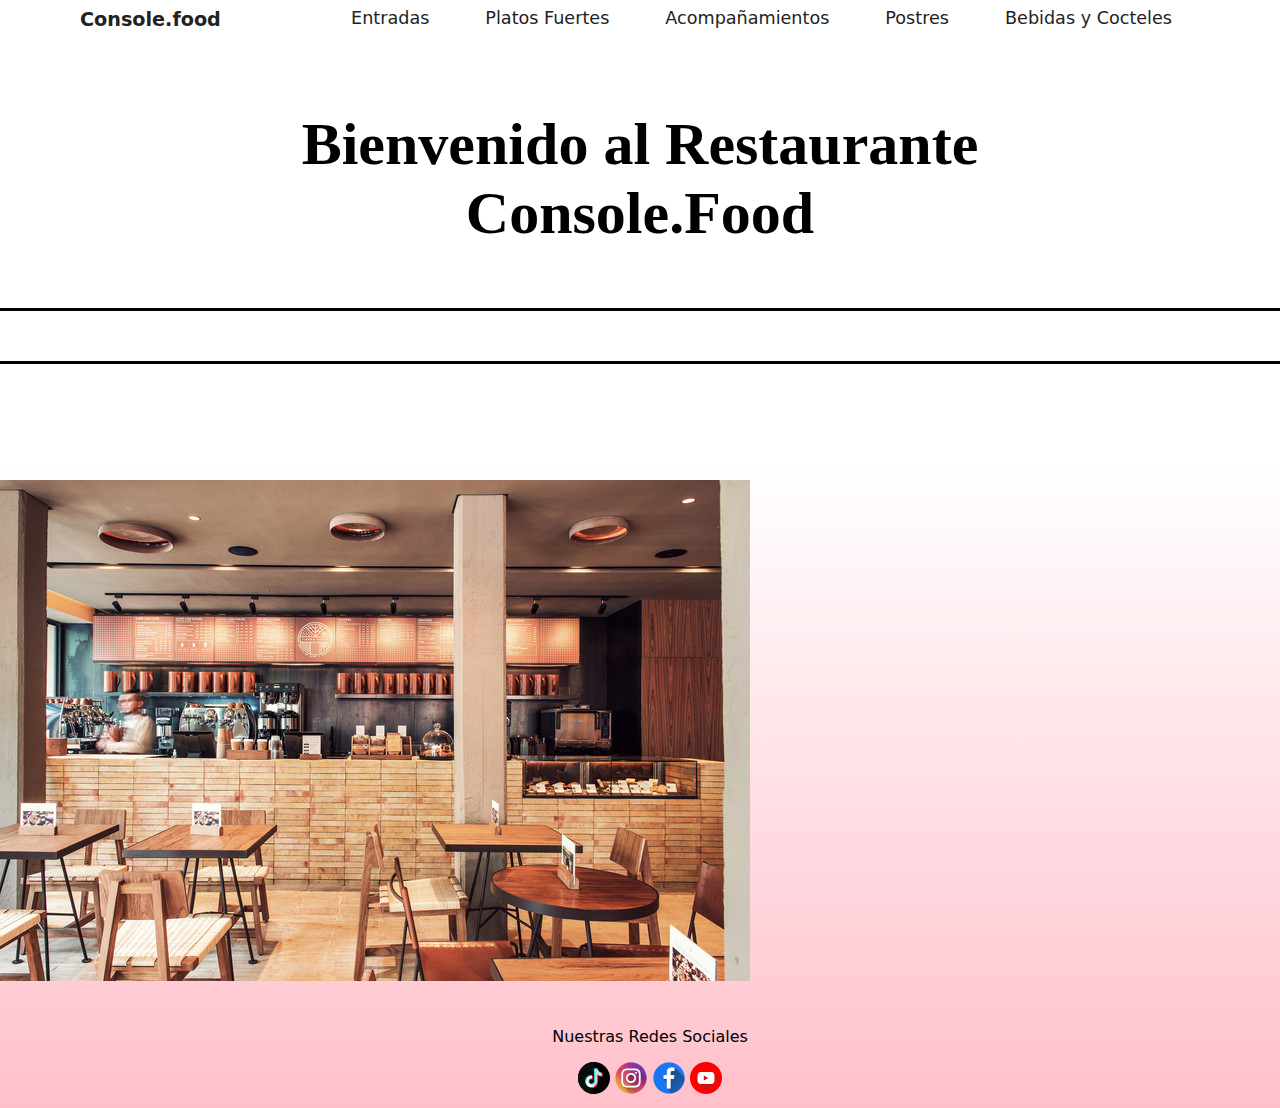
<file: index.html>
<!DOCTYPE html>
<html lang>
    <head>
        <meta charset="utf-8">
        <meta http-equiv="X-UA-Compatible" content="IE=edge">
        <title>Proyecto cv</title>
        <meta name="description" content="">
        <meta name="viewport" content="width=device-width, initial-scale=1">
        <link
            href="https://cdn.jsdelivr.net/npm/bootstrap@5.0.2/dist/css/bootstrap.min.css"
            rel="stylesheet" integrity="sha384-EVSTQN3/azprG1Anm3QDgpJLIm9Nao0Yz1ztcQTwFspd3yD65VohhpuuCOmLASjC"
            crossorigin="anonymous">
        <link rel="stylesheet" href="styles.css">
    </head>

<body>
    <header class="main-header">
        <div class="header-wrap">
            <div class="wrap-logo-header">
                <a href="/" class="logo-header">
                    Console.food
                </a>
            </div>
            <div class="wrap-nav-header">
                <nav class="nav-header">
                    <input type="checkbox" id="check">
                    <label for="check" class="checkbtn">
                        <i class="toggle-menu">
                            <img src="img/menu-tres-barras-delineadas.png" alt="" />
                        </i>
                    </label>
                    <ul class="main-menu">
                <li class="menu-item"><a href="/Entradas.html">Entradas</a></li>
                <li class="menu-item"><a href="/Platos_Fuertes.html">Platos Fuertes</a></li>
                <li class="menu-item"><a href="/Acompañamientos.html">Acompañamientos</a></li>
                <li class="menu-item"><a href="/Postres.html">Postres</a></li>
                <li class="menu-item"><a href="/Bebidas_y_Cocteles.html">Bebidas y Cocteles</a></li>
                </ul>
                </nav>
            </div>
        </div>
    </header>
    <div class="separador"></div>
    <h1 class="Bienvenida">Bienvenido al Restaurante <br> Console.Food</h1>
    <div class="lineblack"></div>
    <div class="separador"></div>
    <div class="lineblack"></div>
    <div class="separador"></div>

    <div class="gradient-pink">
        <div class="slider-box">
            <ul>
                <li><img src="img/interior.jpg" alt=""></li>
                <li><img src="img/interior2.jpg" alt=""></li>
                <li><img src="img/interior3.jpg" alt=""></li>
                <li><img src="img/interior4.jpg" alt=""></li>
                <li><img src="img/interior5.jpg" alt=""></li>

            </ul>
        </div>

        <footer>
            <div id="pata" class="footer-content" style= "width:100%; color: #000; text-align: center; padding: 10px;">
                <p style="">Nuestras Redes Sociales</p>
                <div class="footer-links">
                    <a href="https://www.tiktok.com/">
                        <img src="img/tik-tok.png" alt="Tiktok">
                    </a>
                    <a href="https://www.instagram.com/">
                        <img src="img/instagram.png" alt="Instagram">
                    </a>
                    <a href="https://www.facebook.com/">
                        <img src="img/facebook.png" alt="Facebook">
                    </a>
                    <a href="https://www.youtube.com/">
                        <img src="img/youtube.png" alt="Youtube">
                    </a>
                </div>
            </div>
        </footer>
    </div>
</body>

</html>
</file>
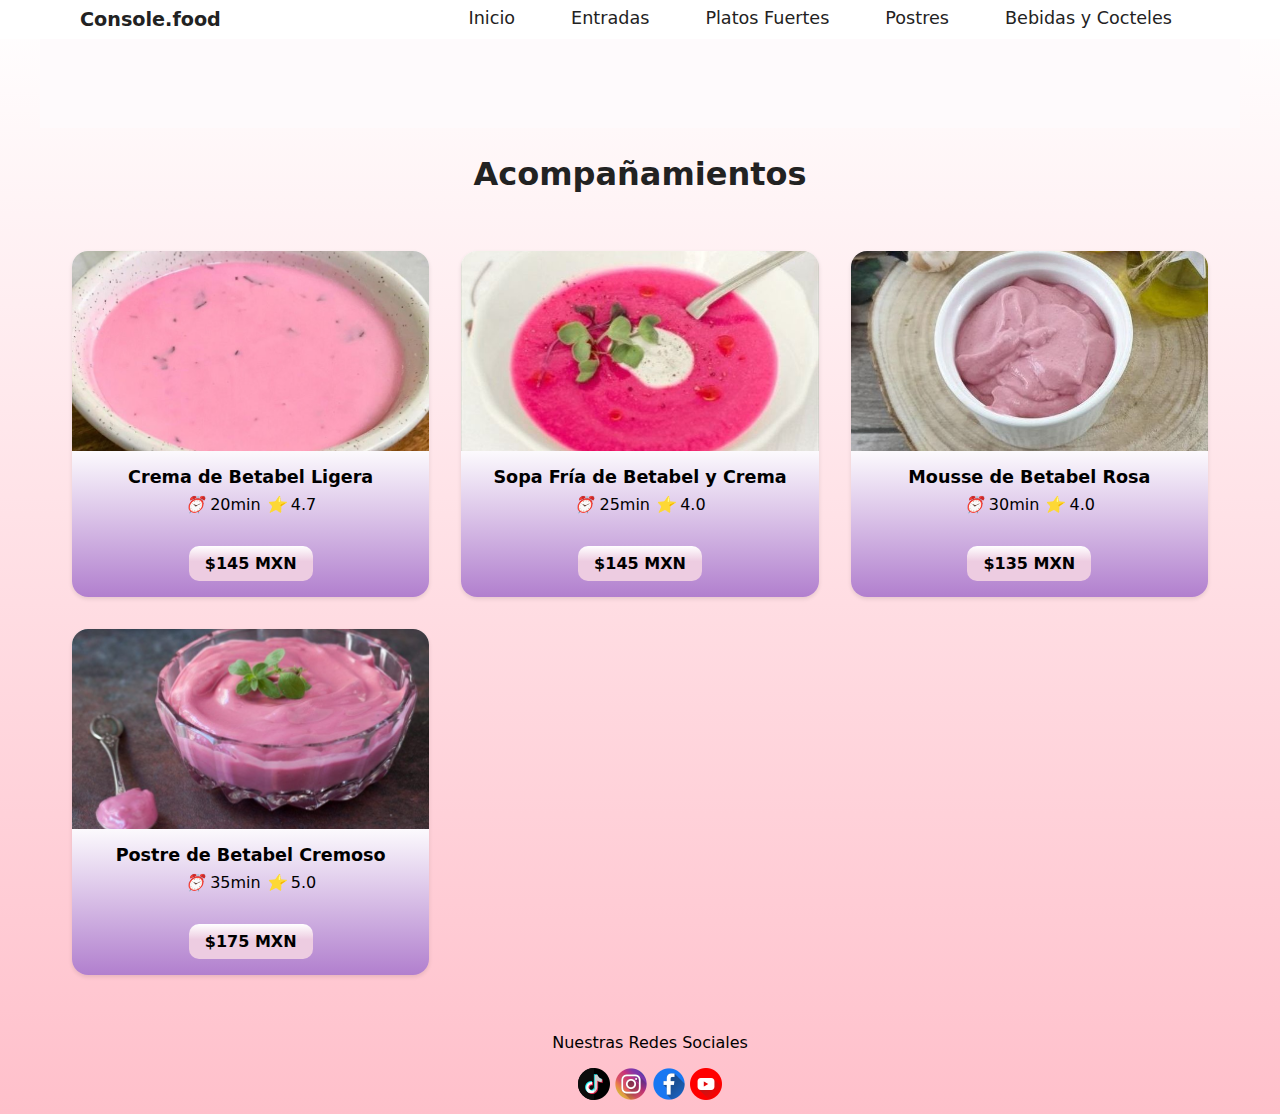
<file: Acompañamientos.html>
<!DOCTYPE html>

<html lang="es">
    <head>
        <meta charset="utf-8">
        <meta http-equiv="X-UA-Compatible" content="IE=edge">
        <title>Console.food</title>
        <meta name="description" content="">
        <meta name="viewport" content="width=device-width, initial-scale=1">
        <link rel="stylesheet" href="styles.css">
    </head>
    <body>
        
    <header class="main-header">
        <div class="header-wrap">
            <div class="wrap-logo-header">
                <a href="/" class="logo-header">
                Console.food
                </a>
            </div>
        <div class="wrap-nav-header">
            <nav class="nav-header">
                <input type="checkbox" id="check">
                <label for="check" class="checkbtn">
                <i class="toggle-menu">
                <img src="img/menu-tres-barras-delineadas.png" alt="" />
                </i>
                </label>
                <ul class="main-menu">
            <li class="menu-item"><a href="/">Inicio</a></li>
            <li class="menu-item"><a href="/Entradas.html">Entradas</a></li>
            <li class="menu-item"><a href="/Platos_Fuertcontactes.html">Platos Fuertes</a></li>
            <li class="menu-item"><a href="/Postres.html">Postres</a></li>
            <li class="menu-item"><a href="/Bebidas_y_Cocteles.html">Bebidas y Cocteles</a></li>
            </ul>
            </nav>
        </div>
        </div>
    </header>
        <div class="lineblack"></div>
        <div class="gradient-pink">
        <section class="wrap">
            <div class="separadorGigante"></div>
            <div class="wrap-title-section">
                <h2>Acompañamientos</h2>
            </div>
            <div class="cards-container">
                <div class="plato-carta">
                    <div class="img-plato-carta">
                        <img src="Acompañamientos/acompañamiento1.jpg" alt="">
                    </div>
                    <div class="title-plato-carta">
                        <h4>Crema de Betabel Ligera</h4>
                        <div class="meta-info">
                            <span class="time">
                                <i class="clock-icon">⏰</i>
                                20min
                            </span>
                            <span class="rating">
                                <i class="star-icon">⭐</i>
                                4.7
                            </span>
                        </div>
                    </div>
                    <div class="precio-plato-carta">
                        <span>$145 MXN</span>
                    </div>
                </div>
                <div class="plato-carta">
                    <div class="img-plato-carta">
                        <img src="Acompañamientos/acompañamiento2.jpg" alt="">
                    </div>
                    <div class="title-plato-carta">
                        <h4>Sopa Fría de Betabel y Crema</h4>
                        <div class="meta-info">
                            <span class="time">
                                <i class="clock-icon">⏰</i>
                                25min
                            </span>
                            <span class="rating">
                                <i class="star-icon">⭐</i>
                                4.0
                            </span>
                        </div>
                    </div>
                    <div class="precio-plato-carta">
                        <span>$145 MXN</span>
                    </div>
                </div>
                <div class="plato-carta">
                    <div class="img-plato-carta">
                        <img src="Acompañamientos/acompañamiento4.jpg" alt="">
                    </div>
                    <div class="title-plato-carta">
                        <h4>Mousse de Betabel Rosa</h4>
                        <div class="meta-info">
                            <span class="time">
                                <i class="clock-icon">⏰</i>
                                30min
                            </span>
                            <span class="rating">
                                <i class="star-icon">⭐</i>
                                4.0
                            </span>
                        </div>
                    </div>
                    <div class="precio-plato-carta">
                        <span>$135 MXN</span>
                    </div>
                </div>
                <div class="plato-carta">
                    <div class="img-plato-carta">
                        <img src="Acompañamientos/acompañamiento3.jpg" alt="">
                    </div>
                    <div class="title-plato-carta">
                        <h4>Postre de Betabel Cremoso</h4>
                        <div class="meta-info">
                            <span class="time">
                                <i class="clock-icon">⏰</i>
                                35min
                            </span>
                            <span class="rating">
                                <i class="star-icon">⭐</i>
                                5.0
                            </span>
                        </div>
                    </div>
                    <div class="precio-plato-carta">
                        <span>$175 MXN</span>
                    </div>
                </div>
            </div>
        </section>
        <footer>
            <div id="pata" class="footer-content"  style="width: 100%; color: #000; text-align: center; padding: 10px;">
                <p style="">Nuestras Redes Sociales</p>
                <div class="footer-links">
                    <a href="https://www.tiktok.com/">
                        <img src="img/tik-tok.png" alt="Tiktok">
                    </a>
                    <a href="https://www.instagram.com/">
                        <img src="img/instagram.png" alt="Instagram">
                    </a>
                    <a href="https://www.facebook.com/">
                        <img src="img/facebook.png" alt="Facebook">
                    </a>
                    <a href="https://www.youtube.com/">
                        <img src="img/youtube.png" alt="Youtube">
                    </a>
                </div>
            </div>
        </footer>
    </div>
    </body>
</html>
</file>
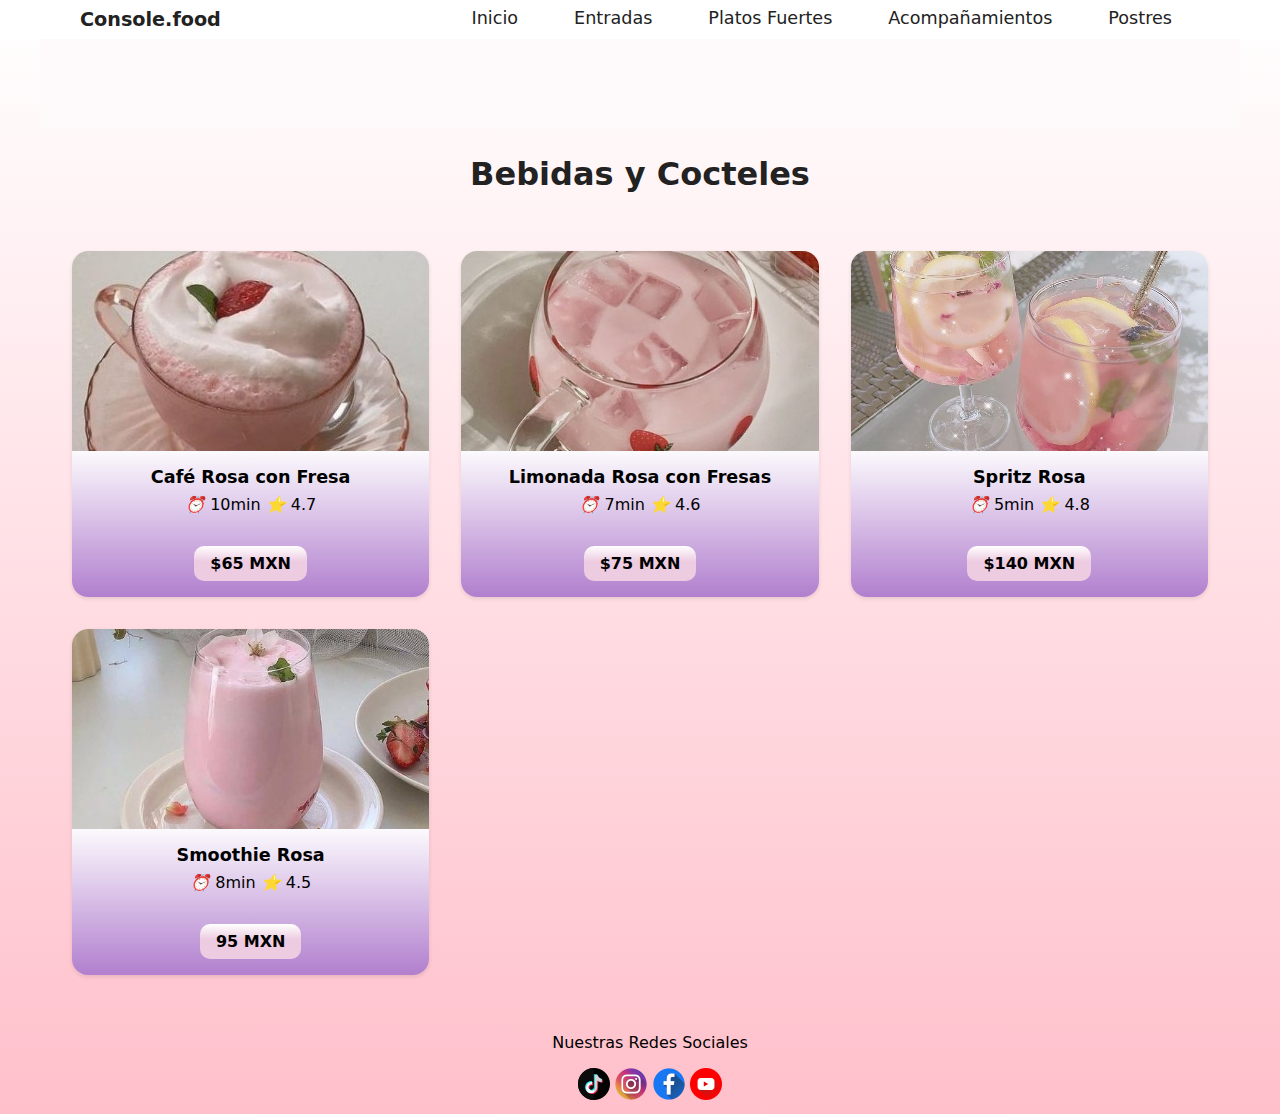
<file: Bebidas_y_Cocteles.html>
<!DOCTYPE html>

<html lang="es">
    <head>
        <meta charset="utf-8">
        <meta http-equiv="X-UA-Compatible" content="IE=edge">
        <title>Console.food</title>
        <meta name="description" content="">
        <meta name="viewport" content="width=device-width, initial-scale=1">
        <link rel="stylesheet" href="styles.css">
    </head>
    <body>
        
    <header class="main-header">
        <div class="header-wrap">
            <div class="wrap-logo-header">
                <a href="/" class="logo-header">
                Console.food
                </a>
            </div>
        <div class="wrap-nav-header">
            <nav class="nav-header">
                <input type="checkbox" id="check">
                <label for="check" class="checkbtn">
                <i class="toggle-menu">
                <img src="img/menu-tres-barras-delineadas.png" alt="" />
                </i>
                </label>
                <ul class="main-menu">
            <li class="menu-item"><a href="index.html">Inicio</a></li>
            <li class="menu-item"><a href="Entradas.html">Entradas</a></li>
            <li class="menu-item"><a href="Platos_Fuertes.html">Platos Fuertes</a></li>
            <li class="menu-item"><a href="Acompañamientos.html">Acompañamientos</a></li>
            <li class="menu-item"><a href="Postres.html">Postres</a></li>
            </ul>
            </nav>
        </div>
        </div>
    </header>
        <div class="lineblack"></div>
        <div class="gradient-pink">
        <section class="wrap">
            <div class="separadorGigante"></div>
            <div class="wrap-title-section">
                <h2>Bebidas y Cocteles</h2>
            </div>
            <div class="cards-container">
                <div class="plato-carta">
                    <div class="img-plato-carta">
                        <img src="Bebidas/bebida1.jpg" alt="">
                    </div>
                    <div class="title-plato-carta">
                        <h4>Café Rosa con Fresa</h4>
                        <div class="meta-info">
                            <span class="time">
                                <i class="clock-icon">⏰</i>
                                10min
                            </span>
                            <span class="rating">
                                <i class="star-icon">⭐</i>
                                4.7
                            </span>
                        </div>
                    </div>
                    <div class="precio-plato-carta">
                        <span>$65 MXN</span>
                    </div>
                </div>
                <div class="plato-carta">
                    <div class="img-plato-carta">
                        <img src="Bebidas/bebida2.jpg" alt="">
                    </div>
                    <div class="title-plato-carta">
                        <h4>Limonada Rosa con Fresas</h4>
                        <div class="meta-info">
                            <span class="time">
                                <i class="clock-icon">⏰</i>
                                7min
                            </span>
                            <span class="rating">
                                <i class="star-icon">⭐</i>
                                4.6
                            </span>
                        </div>
                    </div>
                    <div class="precio-plato-carta">
                        <span>$75 MXN</span>
                    </div>
                </div>
                <div class="plato-carta">
                    <div class="img-plato-carta">
                        <img src="Bebidas/bebida3.jpg" alt="">
                    </div>
                    <div class="title-plato-carta">
                        <h4>Spritz Rosa</h4>
                        <div class="meta-info">
                            <span class="time">
                                <i class="clock-icon">⏰</i>
                                5min
                            </span>
                            <span class="rating">
                                <i class="star-icon">⭐</i>
                                4.8
                            </span>
                        </div>
                    </div>
                    <div class="precio-plato-carta">
                        <span>$140 MXN</span>
                    </div>
                </div>
                <div class="plato-carta">
                    <div class="img-plato-carta">
                        <img src="Bebidas/bebida4.jpg" alt="">
                    </div>
                    <div class="title-plato-carta">
                        <h4>Smoothie Rosa</h4>
                        <div class="meta-info">
                            <span class="time">
                                <i class="clock-icon">⏰</i>
                                8min
                            </span>
                            <span class="rating">
                                <i class="star-icon">⭐</i>
                                4.5
                            </span>
                        </div>
                    </div>
                    <div class="precio-plato-carta">
                        <span>95 MXN</span>
                    </div>
                </div>
            </div>
        </section>
        <footer>
            <div id="pata" class="footer-content"  style="width: 100%; color: #000; text-align: center; padding: 10px;">
                <p style="">Nuestras Redes Sociales</p>
                <div class="footer-links">
                    <a href="https://www.tiktok.com/">
                        <img src="img/tik-tok.png" alt="Tiktok">
                    </a>
                    <a href="https://www.instagram.com/">
                        <img src="img/instagram.png" alt="Instagram">
                    </a>
                    <a href="https://www.facebook.com/">
                        <img src="img/facebook.png" alt="Facebook">
                    </a>
                    <a href="https://www.youtube.com/">
                        <img src="img/youtube.png" alt="Youtube">
                    </a>
                </div>
            </div>
        </footer>
    </div>
    </body>
</html>
</file>
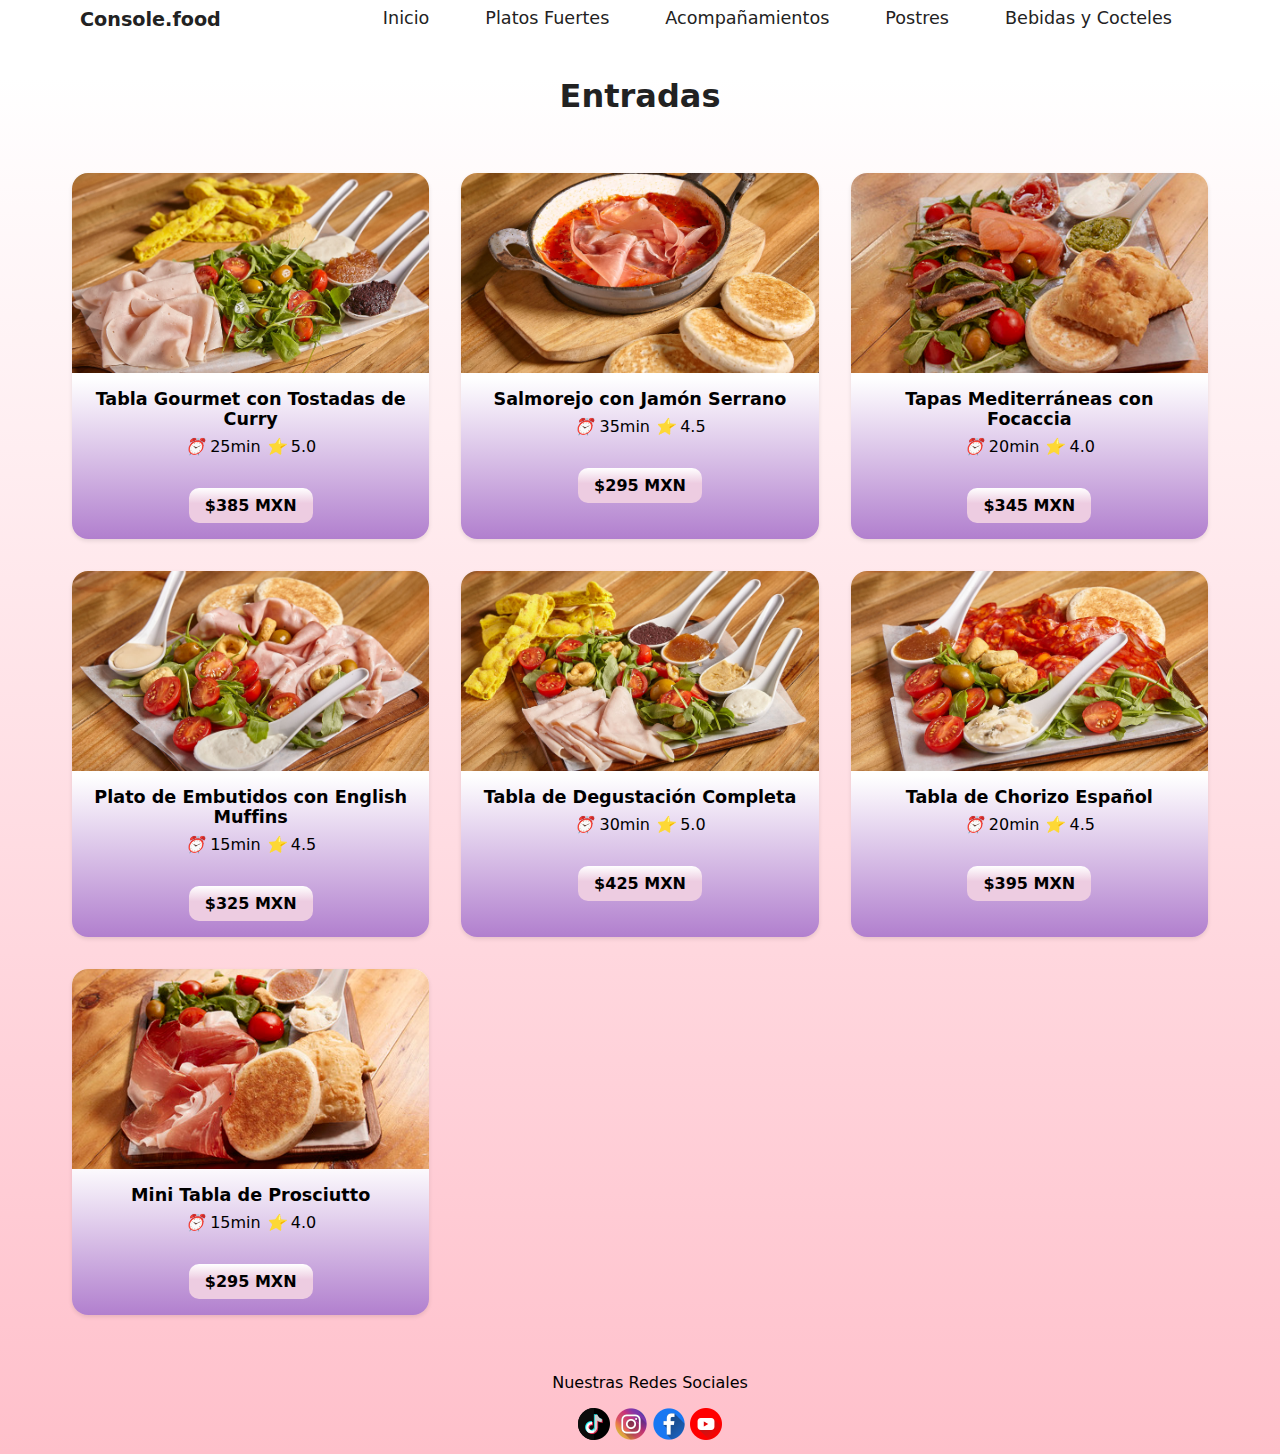
<file: Entradas.html>
<!DOCTYPE html>
<html lang="es">
    <head>
        
        <meta charset="utf-8">
        <meta http-equiv="X-UA-Compatible" content="IE=edge">
        <title>Console.food</title>
        <meta name="description" content="">
        <meta name="viewport" content="width=device-width, initial-scale=1">
        <link rel="stylesheet" href="styles.css">
    </head>
<body>    
    <header class="main-header">
        <div class="header-wrap">
            <div class="wrap-logo-header">
                <a href="/" class="logo-header">
                    Console.food
                </a>
            </div>
            <div class="wrap-nav-header">
                <nav class="nav-header">
                    <input type="checkbox" id="check">
                    <label for="check" class="checkbtn">
                        <i class="toggle-menu">
                            <img src="img/menu-tres-barras-delineadas.png" alt=""/>
                        </i>
                    </label>
                    <ul class="main-menu">
                        <li class="menu-item"><a href="index.html">Inicio</a></li>
                        <li class="menu-item"><a href="Platos_Fuertes.html">Platos Fuertes</a></li>
                        <li class="menu-item"><a href="Acompañamientos.html">Acompañamientos</a></li>
                        <li class="menu-item"><a href="Postres.html">Postres</a></li>
                        <li class="menu-item"><a href="Bebidas_y_Cocteles.html">Bebidas y Cocteles</a></li>
                    </ul>
                </nav>
            </div>
        </div>
    </header>
    <div class="separador"></div>
    <div class="gradient-pink">
    <section class="wrap">
        <div class="wrap-title-section">
            <h2>Entradas</h2>
        </div>
        <div class="cards-container">
            <div class="plato-carta">
                <div class="img-plato-carta">
                    <img src="Entradas/Tabla_DEGUSTACIÓN_VEGANA.jpg" alt="">
                </div>
                <div class="title-plato-carta">
                    <h4>Tabla Gourmet con Tostadas de Curry</h4>
                    <div class="meta-info">
                        <span class="time">
                            <i class="clock-icon">⏰</i>
                            25min
                        </span>
                        <span class="rating">
                            <i class="star-icon">⭐</i>
                            5.0
                        </span>
                    </div>
                </div>
                <div class="precio-plato-carta">
                    <span>$385 MXN</span>
                </div>
            </div>
            <div class="plato-carta">
                <div class="img-plato-carta">
                    <img src="Entradas/PROVOLETTA_TIROLESA.jpg" alt="">
                </div>
                <div class="title-plato-carta">
                    <h4>Salmorejo con Jamón Serrano</h4>
                    <div class="meta-info">
                        <span class="time">
                            <i class="clock-icon">⏰</i>
                            35min
                        </span>
                        <span class="rating">
                            <i class="star-icon">⭐</i>
                            4.5
                        </span>
                    </div>
                </div>
                <div class="precio-plato-carta">
                    <span>$295 MXN</span>
                </div>
            </div>
            <div class="plato-carta">
                <div class="img-plato-carta">
                    <img src="Entradas/TABLITA_CANTABRICA_1.jpg" alt="">
                </div>
                <div class="title-plato-carta">
                    <h4>Tapas Mediterráneas con Focaccia</h4>
                    <div class="meta-info">
                        <span class="time">
                            <i class="clock-icon">⏰</i>
                            20min
                        </span>
                        <span class="rating">
                            <i class="star-icon">⭐</i>
                            4.0
                        </span>
                    </div>
                </div>
                <div class="precio-plato-carta">
                    <span>$345 MXN
                    </span>
                </div>
            </div>
            <div class="plato-carta">
                <div class="img-plato-carta">
                    <img src="Entradas/Tablita_individual_MORTADELLA_CON_TRUFA.jpg" alt="">
                </div>
                <div class="title-plato-carta">
                    <h4>Plato de Embutidos con English Muffins</h4>
                    <div class="meta-info">
                        <span class="time">
                            <i class="clock-icon">⏰</i>
                            15min
                        </span>
                        <span class="rating">
                            <i class="star-icon">⭐</i>
                            4.5
                        </span>
                    </div>
                </div>
                <div class="precio-plato-carta">
                    <span>$325 MXN</span>
                </div>
            </div>
            <div class="plato-carta">
                <div class="img-plato-carta">
                    <img src="Entradas/Tablita_individual_VEGANA.jpg" alt="">
                </div>
                <div class="title-plato-carta">
                    <h4>Tabla de Degustación Completa</h4>
                    <div class="meta-info">
                        <span class="time">
                            <i class="clock-icon">⏰</i>
                            30min
                        </span>
                        <span class="rating">
                            <i class="star-icon">⭐</i>
                            5.0
                        </span>
                    </div>
                </div>
                <div class="precio-plato-carta">
                    <span>$425 MXN</span>
                </div>
            </div>
            <div class="plato-carta">
                <div class="img-plato-carta">
                    <img src="Entradas/Tablita_individual_VENTRICINA.jpg" alt="">
                </div>
                <div class="title-plato-carta">
                    <h4>Tabla de Chorizo Español</h4>
                    <div class="meta-info">
                        <span class="time">
                            <i class="clock-icon">⏰</i>
                            20min
                        </span>
                        <span class="rating">
                            <i class="star-icon">⭐</i>
                            4.5
                        </span>
                    </div>
                </div>
                <div class="precio-plato-carta">
                    <span>$395 MXN</span>
                </div>
            </div>
            <div class="plato-carta">
                <div class="img-plato-carta">
                    <img src="Entradas/TABLITA_NORDICA_1.jpg" alt="">
                </div>
                <div class="title-plato-carta">
                    <h4>Mini Tabla de Prosciutto</h4>
                    <div class="meta-info">
                        <span class="time">
                            <i class="clock-icon">⏰</i>
                            15min
                        </span>
                        <span class="rating">
                            <i class="star-icon">⭐</i>
                            4.0
                        </span>
                    </div>
                </div>
                <div class="precio-plato-carta">
                    <span>$295 MXN</span>
                </div>
            </div>
        </div>
    </section>
    
        <footer>
            <div id="pata" class="footer-content" style="width: 100%; color: #000; text-align: center; padding: 10px;">
                <p style="">Nuestras Redes Sociales</p>
                <div class="footer-links">
                    <a href="https://www.tiktok.com/">
                        <img src="img/tik-tok.png" alt="Tiktok">
                    </a>
                    <a href="https://www.instagram.com/">
                        <img src="img/instagram.png" alt="Instagram">
                    </a>
                    <a href="https://www.facebook.com/">
                        <img src="img/facebook.png" alt="Facebook">
                    </a>
                    <a href="https://www.youtube.com/">
                        <img src="img/youtube.png" alt="Youtube">
                    </a>
                </div>
            </div>
        </footer>
    </div>
    </body>

</html>
</file>
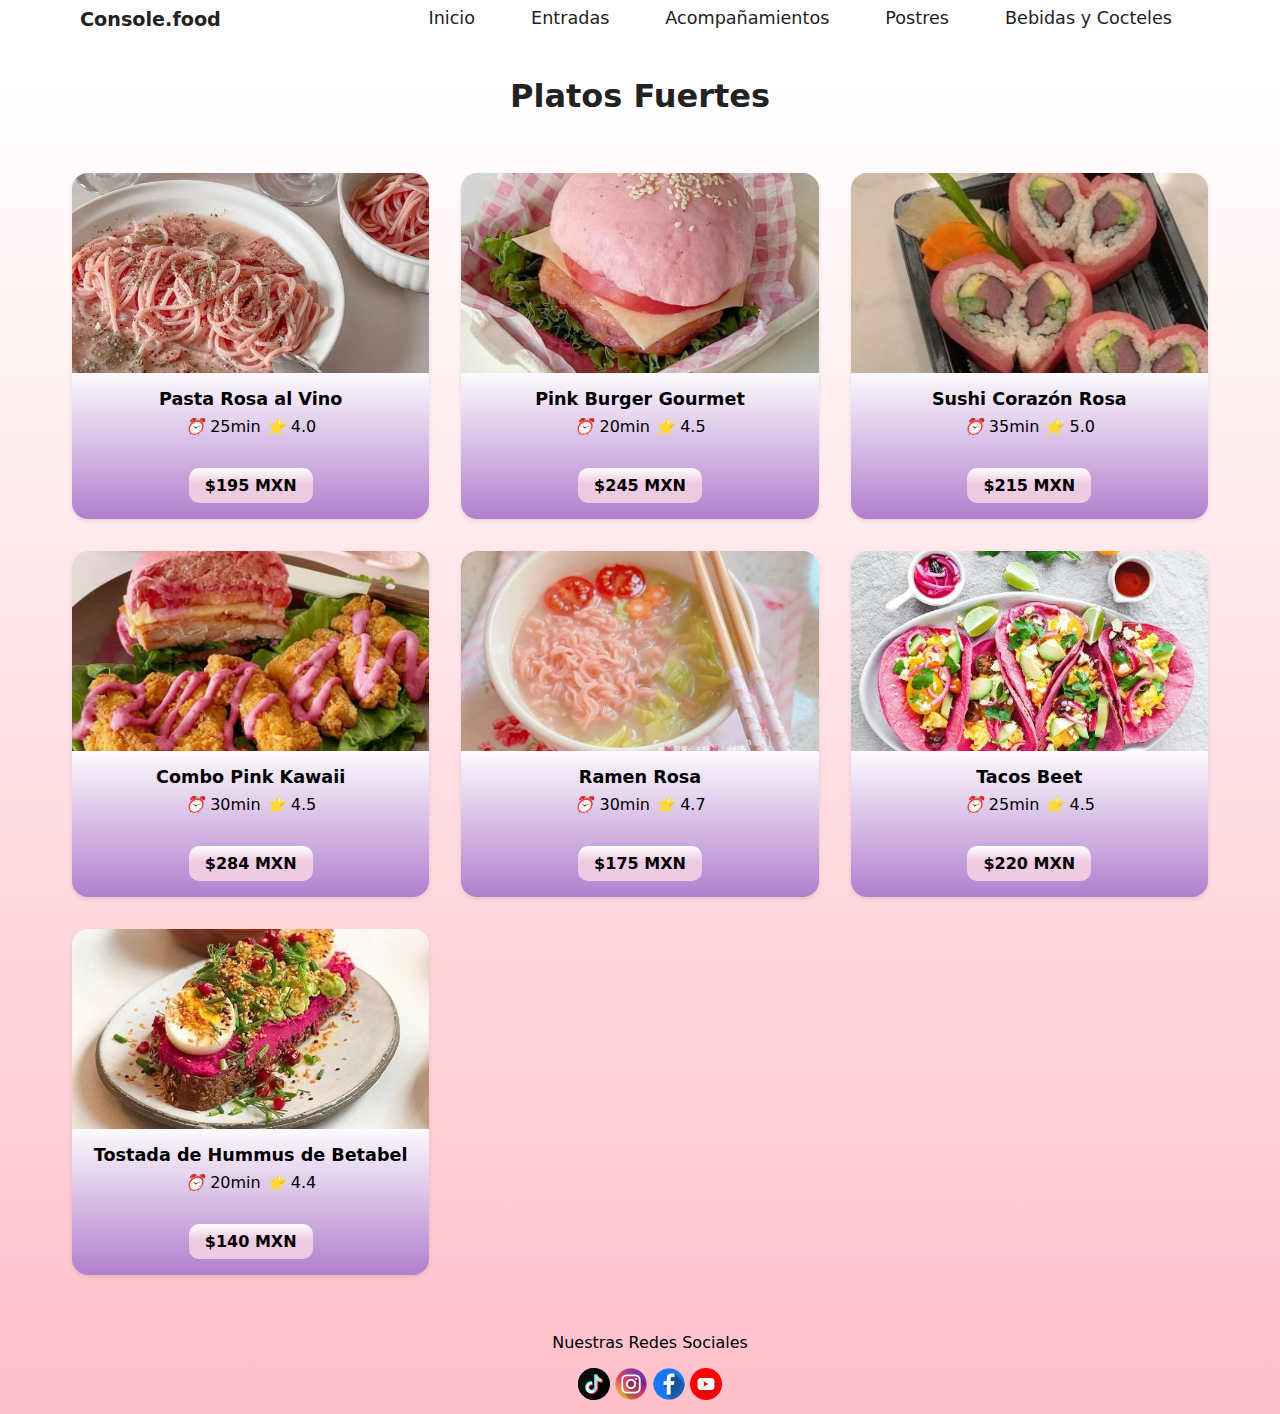
<file: Platos_Fuertes.html>
<!DOCTYPE html>
<html lang>
    <head>
        <meta charset="utf-8">
        <meta http-equiv="X-UA-Compatible" content="IE=edge">
        <title>Console.Food</title>
        <meta name="description" content="">
        <meta name="viewport" content="width=device-width, initial-scale=1">
        <link rel="stylesheet" href="styles.css">
    </head>

<body>

    <header class="main-header">
        <div class="header-wrap">
            <div class="wrap-logo-header">
                <a href="/" class="logo-header">
                    Console.food
                </a>
            </div>
            <div class="wrap-nav-header">
                <nav class="nav-header">
                    <input type="checkbox" id="check">
                    <label for="check" class="checkbtn">
                        <i class="toggle-menu">
                            <img src="img/menu-tres-barras-delineadas.png" alt="" />
                        </i>
                    </label>
                    <ul class="main-menu">
                        <li class="menu-item"><a href="index.html">Inicio</a></li>
                        <li class="menu-item"><a href="Entradas.html">Entradas</a></li>
                        <li class="menu-item"><a href="Acompañamientos.html">Acompañamientos</a></li>
                        <li class="menu-item"><a href="Postres.html">Postres</a></li>
                        <li class="menu-item"><a href="Bebidas_y_Cocteles.html">Bebidas y Cocteles</a></li>
                    </ul>
                </nav>
            </div>
        </div>
    </header>
    <div class="separador"></div>
    <div class="gradient-pink">
    <section class="wrap">
        <div class="wrap-title-section">
            <h2>Platos Fuertes</h2>
        </div>
        <div class="cards-container">
            <div class="plato-carta">
                <div class="img-plato-carta">
                    <img src="Comida/platofuerte1.jpg" alt="">
                </div>
                <div class="title-plato-carta">
                    <h4>Pasta Rosa al Vino</h4>
                    <div class="meta-info">
                        <span class="time">
                            <i class="clock-icon">⏰</i>
                            25min
                        </span>
                        <span class="rating">
                            <i class="star-icon">⭐</i>
                            4.0
                        </span>
                    </div>
                </div>
                <div class="precio-plato-carta">
                    <span>$195 MXN</span>
                </div>
            </div>
            <div class="plato-carta">
                <div class="img-plato-carta">
                    <img src="Comida/platofuerte2.jpg" alt="">
                </div>
                <div class="title-plato-carta">
                    <h4>Pink Burger Gourmet</h4>
                    <div class="meta-info">
                        <span class="time">
                            <i class="clock-icon">⏰</i>
                            20min
                        </span>
                        <span class="rating">
                            <i class="star-icon">⭐</i>
                            4.5
                        </span>
                    </div>
                </div>
                <div class="precio-plato-carta">
                    <span>$245 MXN</span>
                </div>
            </div>
            <div class="plato-carta">
                <div class="img-plato-carta">
                    <img src="Comida/platofuerte3.jpg" alt="">
                </div>
                <div class="title-plato-carta">
                    <h4>Sushi Corazón Rosa</h4>
                    <div class="meta-info">
                        <span class="time">
                            <i class="clock-icon">⏰</i>
                            35min
                        </span>
                        <span class="rating">
                            <i class="star-icon">⭐</i>
                            5.0
                        </span>
                    </div>
                </div>
                <div class="precio-plato-carta">
                    <span>$215 MXN</span>
                </div>
            </div>
            <div class="plato-carta">
                <div class="img-plato-carta">
                    <img src="Comida/platofuerte4.jpg" alt="">
                </div>
                <div class="title-plato-carta">
                    <h4>Combo Pink Kawaii</h4>
                    <div class="meta-info">
                        <span class="time">
                            <i class="clock-icon">⏰</i>
                            30min
                        </span>
                        <span class="rating">
                            <i class="star-icon">⭐</i>
                            4.5
                        </span>
                    </div>
                </div>
                <div class="precio-plato-carta">
                    <span>$284 MXN</span>
                </div>
            </div>
            <div class="plato-carta">
                <div class="img-plato-carta">
                    <img src="Comida/platofuerte5.jpg" alt="">
                </div>
                <div class="title-plato-carta">
                    <h4>Ramen Rosa</h4>
                    <div class="meta-info">
                        <span class="time">
                            <i class="clock-icon">⏰</i>
                            30min
                        </span>
                        <span class="rating">
                            <i class="star-icon">⭐</i>
                            4.7
                        </span>
                    </div>
                </div>
                <div class="precio-plato-carta">
                    <span>$175 MXN</span>
                </div>
            </div>
            <div class="plato-carta">
                <div class="img-plato-carta">
                    <img src="Comida/platofuerte6.jpg" alt="">
                </div>
                <div class="title-plato-carta">
                    <h4>Tacos Beet</h4>
                    <div class="meta-info">
                        <span class="time">
                            <i class="clock-icon">⏰</i>
                            25min
                        </span>
                        <span class="rating">
                            <i class="star-icon">⭐</i>
                            4.5
                        </span>
                    </div>
                </div>
                <div class="precio-plato-carta">
                    <span>$220 MXN</span>
                </div>
            </div>
            <div class="plato-carta">
                <div class="img-plato-carta">
                    <img src="Comida/platofuerte7.jpg" alt="">
                </div>
                <div class="title-plato-carta">
                    <h4>Tostada de Hummus de Betabel</h4>
                    <div class="meta-info">
                        <span class="time">
                            <i class="clock-icon">⏰</i>
                            20min
                        </span>
                        <span class="rating">
                            <i class="star-icon">⭐</i>
                            4.4
                        </span>
                    </div>
                </div>
                <div class="precio-plato-carta">
                    <span>$140 MXN</span>
                </div>
            </div>
        </div> 
    </section>
    <footer>
        <div id="pata" class="footer-content" style="width: 100%; color: #000; text-align: center; padding: 10px;">
            <p style="">Nuestras Redes Sociales</p>
            <div class="footer-links">
                    <a href="https://www.tiktok.com/">
                        <img src="img/tik-tok.png" alt="Tiktok">
                    </a>
                    <a href="https://www.instagram.com/">
                        <img src="img/instagram.png" alt="Instagram">
                    </a>
                    <a href="https://www.facebook.com/">
                        <img src="img/facebook.png" alt="Facebook">
                    </a>
                    <a href="https://www.youtube.com/">
                        <img src="img/youtube.png" alt="Youtube">
                    </a>
                </div>
            </div>
        </footer>
    </div>
</body>

</html>
</file>
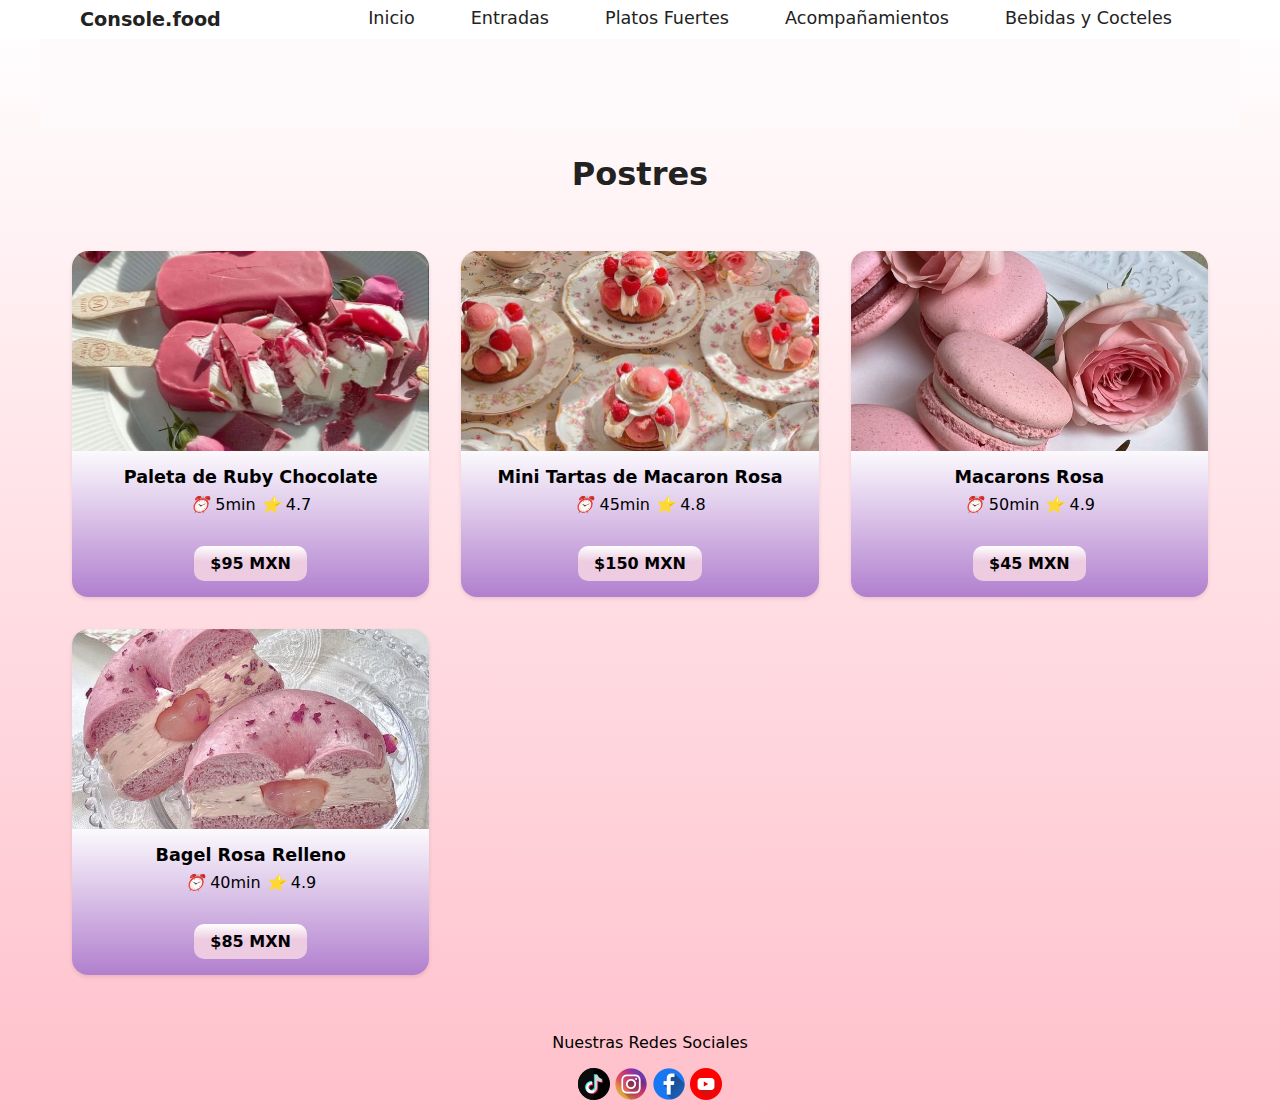
<file: Postres.html>
<!DOCTYPE html>

<html lang="es">    
    <head>
        <meta charset="utf-8">
        <meta http-equiv="X-UA-Compatible" content="IE=edge">
        <title>Console.food</title>
        <meta name="description" content="">
        <meta name="viewport" content="width=device-width, initial-scale=1">
        <link rel="stylesheet" href="styles.css">
    </head>
    <body>
        
    <header class="main-header">
        <div class="header-wrap">
            <div class="wrap-logo-header">
                <a href="/" class="logo-header">
                Console.food
                </a>
            </div>
        <div class="wrap-nav-header">
            <nav class="nav-header">
                <input type="checkbox" id="check">
                <label for="check" class="checkbtn">
                <i class="toggle-menu">
                <img src="img/menu-tres-barras-delineadas.png" alt="" />
                </i>
                </label>
                <ul class="main-menu">
            <li class="menu-item"><a href="index.html">Inicio</a></li>
            <li class="menu-item"><a href="Entradas.html">Entradas</a></li>
            <li class="menu-item"><a href="Platos_Fuertes.html">Platos Fuertes</a></li>
            <li class="menu-item"><a href="Acompañamientos.html">Acompañamientos</a></li>
            <li class="menu-item"><a href="Bebidas_y_Cocteles.html">Bebidas y Cocteles</a></li>
            </ul>
            </nav>
        </div>
        </div>
    </header>
        <div class="lineblack"></div>
        <div class="gradient-pink">
        <section class="wrap">
            <div class="separadorGigante"></div>
            <div class="wrap-title-section">
                <h2>Postres</h2>
            </div>
            <div class="cards-container">
                <div class="plato-carta">
                    <div class="img-plato-carta">
                        <img src="Postres/postre1.jpg" alt="">
                    </div>
                    <div class="title-plato-carta">
                        <h4>Paleta de Ruby Chocolate</h4>
                        <div class="meta-info">
                            <span class="time">
                                <i class="clock-icon">⏰</i>
                                5min
                            </span>
                            <span class="rating">
                                <i class="star-icon">⭐</i>
                                4.7
                            </span>
                        </div>
                    </div>
                    <div class="precio-plato-carta">
                        <span>$95 MXN</span>
                    </div>
                </div>
                <div class="plato-carta">
                    <div class="img-plato-carta">
                        <img src="Postres/postre2.jpg" alt="">
                    </div>
                    <div class="title-plato-carta">
                        <h4>Mini Tartas de Macaron Rosa</h4>
                        <div class="meta-info">
                            <span class="time">
                                <i class="clock-icon">⏰</i>
                                45min
                            </span>
                            <span class="rating">
                                <i class="star-icon">⭐</i>
                                4.8
                            </span>
                        </div>
                    </div>
                    <div class="precio-plato-carta">
                        <span>$150 MXN</span>
                    </div>
                </div>
                <div class="plato-carta">
                    <div class="img-plato-carta">
                        <img src="Postres/postre3.jpg" alt="">
                    </div>
                    <div class="title-plato-carta">
                        <h4>Macarons Rosa</h4>
                        <div class="meta-info">
                            <span class="time">
                                <i class="clock-icon">⏰</i>
                                50min
                            </span>
                            <span class="rating">
                                <i class="star-icon">⭐</i>
                                4.9
                            </span>
                        </div>
                    </div>
                    <div class="precio-plato-carta">
                        <span>$45 MXN</span>
                    </div>
                </div>
                <div class="plato-carta">
                    <div class="img-plato-carta">
                        <img src="Postres/postre4.jpg" alt="">
                    </div>
                    <div class="title-plato-carta">
                        <h4>Bagel Rosa Relleno</h4>
                        <div class="meta-info">
                            <span class="time">
                                <i class="clock-icon">⏰</i>
                                40min
                            </span>
                            <span class="rating">
                                <i class="star-icon">⭐</i>
                                4.9
                            </span>
                        </div>
                    </div>
                    <div class="precio-plato-carta">
                        <span>$85 MXN</span>
                    </div>
                </div>
            </div>
        </section>
        <footer>
            <div id="pata" class="footer-content"  style="width: 100%; color: #000; text-align: center; padding: 10px;">
                <p style="">Nuestras Redes Sociales</p>
                <div class="footer-links">
                    <a href="https://www.tiktok.com/">
                        <img src="img/tik-tok.png" alt="Tiktok">
                    </a>
                    <a href="https://www.instagram.com/">
                        <img src="img/instagram.png" alt="Instagram">
                    </a>
                    <a href="https://www.facebook.com/">
                        <img src="img/facebook.png" alt="Facebook">
                    </a>
                    <a href="https://www.youtube.com/">
                        <img src="img/youtube.png" alt="Youtube">
                    </a>
                </div>
            </div>
        </footer>
    </div>
    </body>
</html>
</file>
<file: styles.css>
html {
    font-family: system-ui;
}

body {
    margin: 0;
    padding: 0;
}

h2 {
    font-size: 2rem;
    font-weight: bold;
    color: #222;
    text-align: center;
}

a {
    text-decoration: none;
}

.wrap {
    max-width: 1200px;
    margin: 0 auto;
}

.cards-container {
    display: grid;
    grid-template-columns: repeat(3, 1fr); 
    gap: 2rem;
    padding: 2rem;
}

.plato-carta {
    display: flex;
    flex-direction: column; 
    border-radius: 1rem;
    overflow: hidden;
    background: linear-gradient(180deg, #fff 56%, #b17fce 100%);
    box-shadow: 0 2px 4px rgba(0, 0, 0, 0.1);
}

.img-plato-carta {
    width: 100%;
    height: 200px;
    overflow: hidden;
}

.img-plato-carta img {
    width: 100%;
    height: 100%;
    object-fit: cover;
}

.title-plato-carta {
    padding: 1rem;
    text-align: center;
}

.title-plato-carta h4 {
    font-size: 1.1rem;
    margin: 0 0 0.5rem 0;
}

.precio-plato-carta {
    font-weight: bold;
    text-align: center;
    padding: 0.5rem 1rem;
    background: linear-gradient(180deg, #FFFFFF 0%, #EDCCE1 44%);
    border-radius: 10px;
    margin: 1rem auto;
    width: fit-content;
}

/* Responsividad */
@media (max-width: 1024px) {
    .cards-container {
        grid-template-columns: repeat(2, 1fr);
    }
}

@media (max-width: 680px) {
    .cards-container {
        grid-template-columns: 1fr;
    }
}

/* Resto de tu CSS permanece igual */

/* Hero */
.hero {
    background: url(img/InteriorRestaurante.jpg) center;
    background-size: cover;
    height: 700px;
}

/* Menú Header Restaurante */
header.main-header {
    position: fixed;
    top: 0;
    width: 100%;
    z-index: 9999;
}

.header-wrap {
    display: flex;
    justify-content: space-between;
    padding: 1rem;
    background-color: #fff;
}

.wrap-logo-header {
    display: flex;
    align-items: center;
}

.logo-header {
    font-weight: bold;
    font-size: 1.2rem;
    color: #222;
}

.nav-header {
    display: flex;
    align-items: center;
}

.nav-wrap-header {
    display: flex;
}

ul.main-menu {
    display: flex;
    margin: 0;
    padding: 0;
    list-style: none;
    font-size: 1.1rem;
}

li.menu-item {
    margin: 0 0.75rem;
}

li.menu-item a {
    color: #222;
    padding: 0.5rem 1rem;
}

li.menu-item a:hover {
    color: #FFC300;
}

#nav-main-contact {
    padding: 0.5rem 1rem;
    background-color: #FFC300;
    color: #fff;
}

i.toggle-menu {
    display: none;
}

input#check {
    display: none;
}

@media (min-width: 880px) {
    .header-wrap {
        padding: 0.5rem 5rem;
    }
}

@media (max-width: 768px) {
    header {
        margin-bottom: 4rem;
    }
    .header-wrap {
        position: fixed;
        width: 100%;
        padding: 0;
        top: 0;
        height: 60px;
    }
    .wrap-logo-header {
        position: fixed;
        top: 3%;
        left: 3%;
    }
    i.toggle-menu {
        display: block;
        position: fixed;
        right: 3%;
        top: 3%;
    }
    ul.main-menu {
        display: none;
        flex-direction: column;
        align-items: center;
        background-color: #fff;
        position: fixed;
        top: 0;
        left: 0;
        width: 100%;
        height: 100vh;
        justify-content: center;
        z-index: 9;
    }
    #check:checked ~ ul.main-menu {
        display: flex;
    }
    li.menu-item {
        margin: 1rem 0;
    }
}

/* Otros estilos */
.separador {
    width: 100%;
    height: 50px;
    background-color: white;
}

.lineblack {
    background-color: black;
    height: 3px;
    width: 100%;
}

.separadorGigante {
    width: 100%;
    height: 125px;
    background-color: #fefafc;
}

.Bienvenida {
    background-color: white;
    color: black;
    text-align: center;
    padding: 20px;
    font-size: 60px;
    font-family: 'Aref Ruqaa Ink', serif;
}

.gradient-pink {
    background: linear-gradient(to top, pink, transparent);
    
}

.slider-box{
    width: 1280px;
    height: auto;
    margin: 50px auto 0;
    overflow: hidden;
}
.slider-box ul{
    display: flex;
    padding: 0;
    width: 500%;
    animation: slide 20s infinite alternate ease-in-out;
}

.slider-box li{
    width: 100%;
    list-style: none;
    position: relative;
}

.slider-box img{
    width: 750px;
    height: 501px;
    object-fit: cover;
}

@keyframes slide {
    0% {margin-left: 0;}
    15% {margin-left: 0;}
    20% {margin-left: -100%;}
    30% {margin-left: -100%;}
    45% {margin-left: -200%;}
    60% {margin-left: -200%;}
    65% {margin-left: -300%;}
    75% {margin-left: -300%;}
    85% {margin-left: -400%;}
    100% {margin-left: -400%;}
}

@media (max-width: 991px) {
    .slider-box{
        width: 100%;
    }
    
}
</file>
